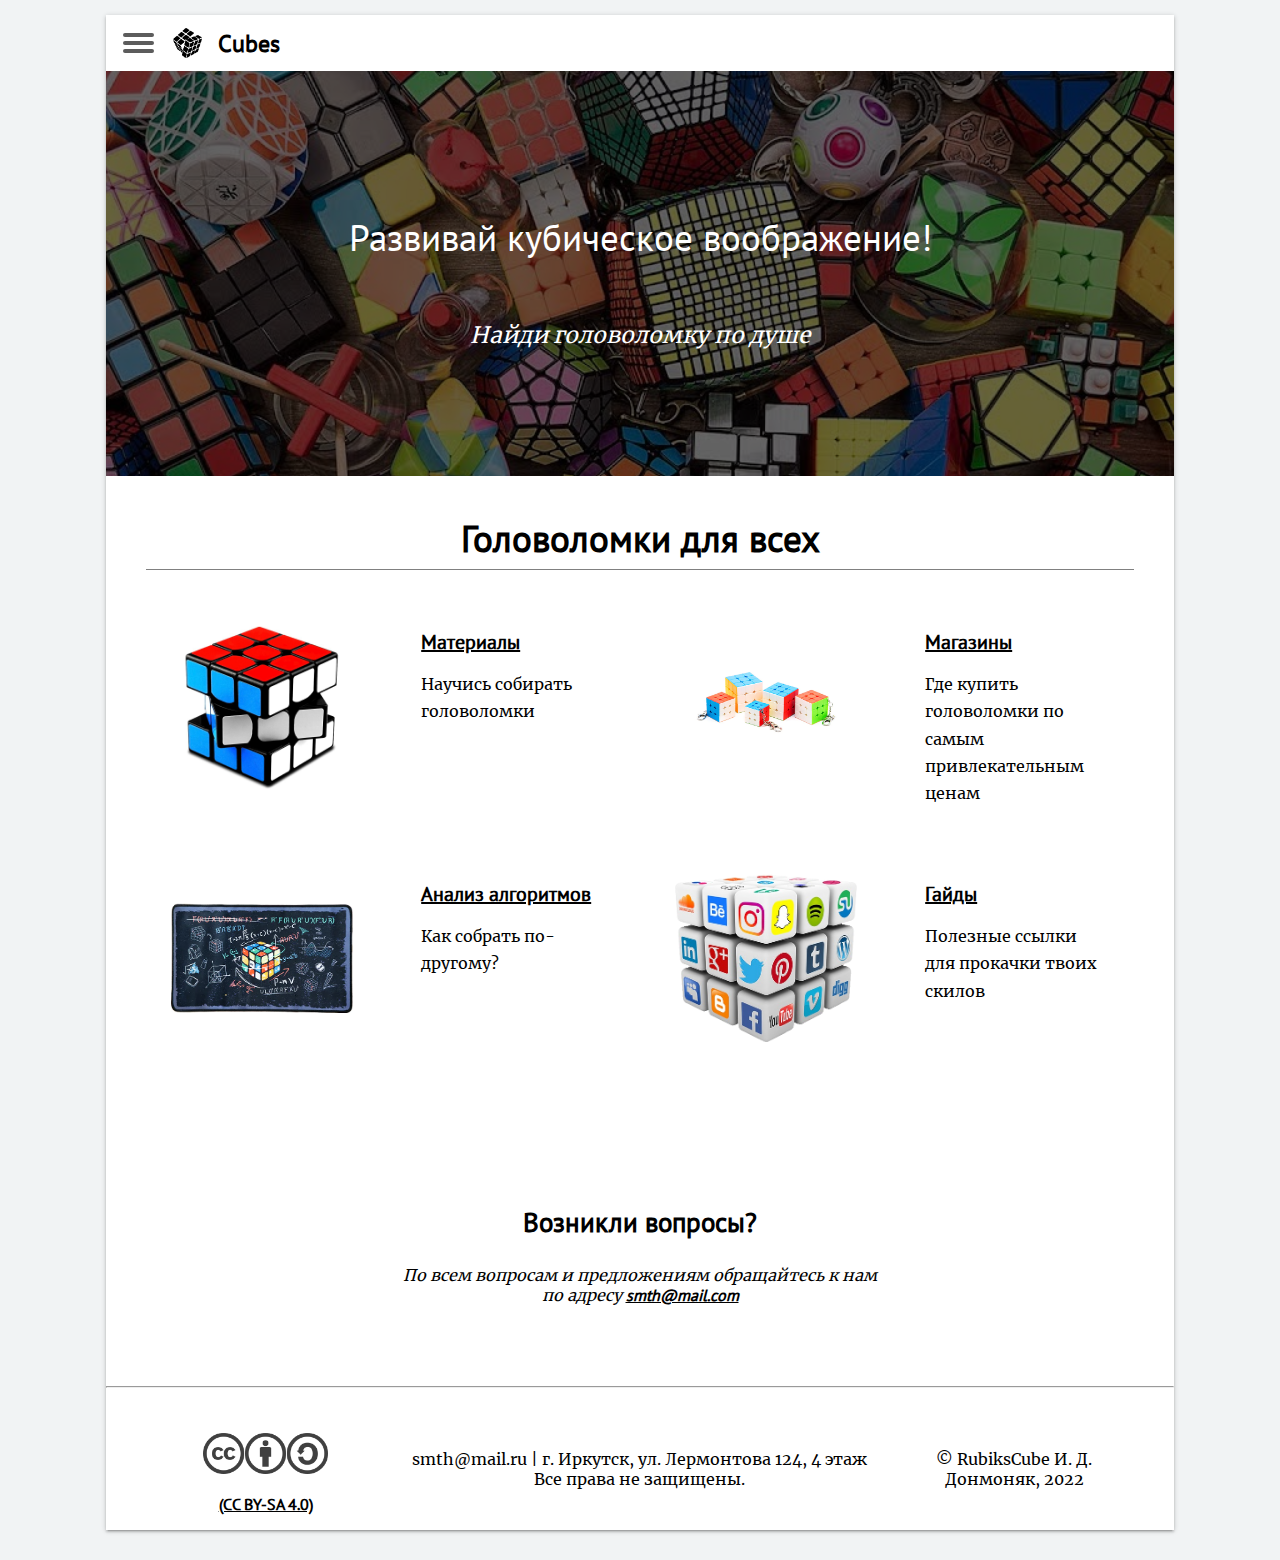
<file: html/index.html>
<!DOCTYPE html>
<html lang="en">
<head>
    <meta charset="UTF-8">
    <meta content="width=device-width, initial-scale=1" name="viewport" />
    <link rel="stylesheet" href="../styles/main-grid.css" type="text/css">
    <link rel="stylesheet" href="../styles/main-page.css" type="text/css">
    <link rel="stylesheet" href="../styles/hamburger-menu.css" type="text/css">
    <link rel="shortcut icon" href="../assets/img/icon.png">

    <title>Solve Rubik</title>
</head>
<body>

    <div class="main-div">
        <header>
            <div id="fog"></div>
            <div class="container">
                <input type="checkbox" id="toggle">
                <ul class="menu">
                    <!--From menu.html file-->
                </ul>
                <div class="rotator">
                    <div id="hamburger">
                        <div></div>
                        <div></div>
                        <div></div>
                    </div>
                </div>
            </div>
            <img src="../assets/img/icon.png" alt="">
            <div>Cubes</div>

        </header>
        <div class="title-img">
            <div></div>
            <div class="title">
                <p>Развивай кубическое воображение!</p>
                <p>Найди головоломку по душе</p>
            </div>
        </div>
        <div class="grid-container">

            <div class="text">Головоломки для всех</div>

            <a href="beginner-page.html">
                <img src="../assets/img/main_1.jfif" alt="">
            </a>
            <div class="description">
                <p><a href="beginner-page.html">Материалы</a></p>
                <p>Научись собирать головоломки</p>
            </div>

            <a href="shops.html">
                <img src="../assets/img/main_2.png" alt="">
            </a>
            <div class="description">
                <p><a href="shops.html">Магазины</a></p>
                <p>Где купить головоломки по самым привлекательным ценам</p>
            </div>

            <a href="analysis.html">
                <img src="../assets/img/main_3.png" alt="">
            </a>
            <div class="description">
                <p><a href="analysis.html">Анализ алгоритмов</a></p>
                <p>Как собрать по-другому?</p>
            </div>

            <a href="guides.html">
                <img src="../assets/img/main_4.png" alt="">
            </a>
            <div class="description">
                <p><a href="guides.html">Гайды</a></p>
                <p>Полезные ссылки для прокачки твоих скилов</p>
            </div>

            <div class="hidden" style="grid-column: 1/-1; grid-row: 1 span"></div>

            <div class="questions">
                <p>Возникли вопросы?</p>
                <p>По всем вопросам и предложениям обращайтесь к нам по адресу <a href="mailto:smth@mail.com">smth@mail.com</a></p>
            </div>

        </div>
        <hr>
        <footer>
            <a href="https://creativecommons.org/licenses/by-sa/4.0/">
                <img src="../assets/img/licence.png" alt="">
                <p>(CC BY-SA 4.0)</p>
            </a>
            <p>
                smth@mail.ru   |   г. Иркутск, ул. Лермонтова 124, 4 этаж<br>
                Все права не защищены.
            </p>
            <p>© RubiksCube И. Д. Донмоняк, 2022</p>
        </footer>

    </div>

    <!--  scripts  -->
    <script src="../js/script.js"></script>
</body>
</html>
</file>
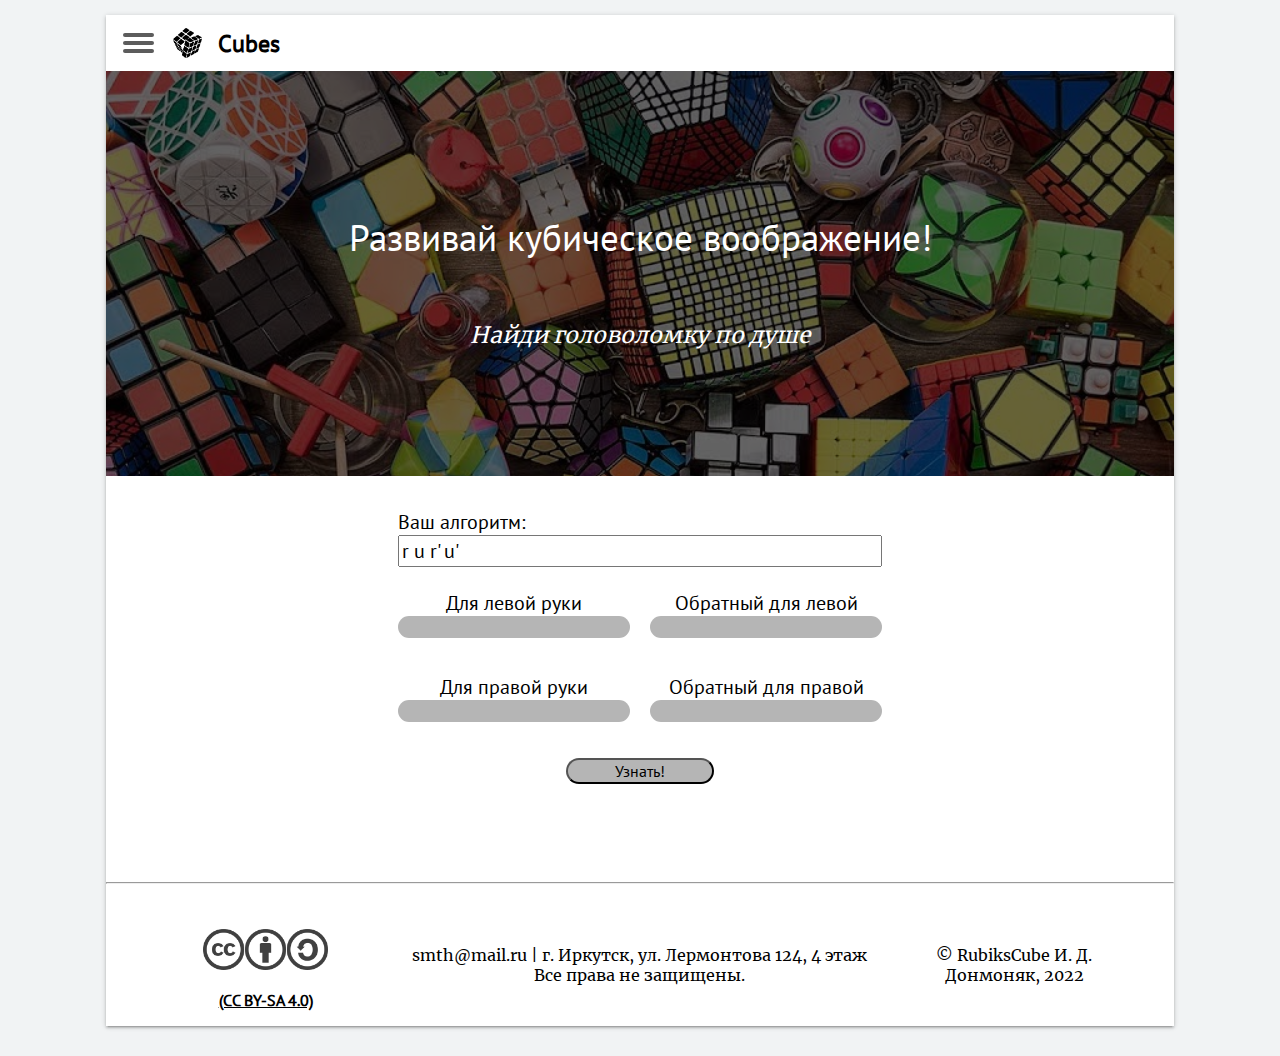
<file: html/analysis.html>
<!DOCTYPE html>
<html lang="en">
<head>
    <meta charset="UTF-8">
    <meta content="width=device-width, initial-scale=1" name="viewport"/>
    <link rel="stylesheet" href="../styles/main-grid.css" type="text/css">
    <link rel="stylesheet" href="../styles/main-page.css" type="text/css">
    <link rel="stylesheet" href="../styles/hamburger-menu.css" type="text/css">
    <link rel="stylesheet" href="../styles/analysis.css" type="text/css">
    <link rel="shortcut icon" href="../assets/img/icon.png">

    <title>Solve Rubik</title>
</head>
<body>
    <div class="main-div">

        <header>
            <div id="fog"></div>
            <div class="container">
                <input type="checkbox" id="toggle">
                <ul class="menu">
                    <!--From menu.html file-->
                </ul>
                <div class="rotator">
                    <div id="hamburger">
                        <div></div>
                        <div></div>
                        <div></div>
                    </div>
                </div>
            </div>
            <img src="../assets/img/icon.png" alt="">
            <div>Cubes</div>

        </header>
        <div class="title-img">
            <div></div>
            <div class="title">
                <p>Развивай кубическое воображение!</p>
                <p>Найди головоломку по душе</p>
            </div>
        </div>

        <div class="grid-container">
            <div class="in">
                <label for="algorithm">Ваш алгоритм:</label>
                <input type="text" id="algorithm" value="r u r' u'">
            </div>

            <div class="hidden"></div>

            <div class=" out">
                <div>Для левой руки</div>
                <div class="result"></div>
            </div>

            <div class="out">
                <div>Обратный для левой</div>
                <div class="result"></div>
            </div>

            <div class=" out">
                <div>Для правой руки</div>
                <div class="result"></div>
            </div>

            <div class=" out">
                <div>Обратный для правой</div>
                <div class="result"></div>
            </div>


            <input type="button" value="Узнать!">

        </div>

        <hr>
        <footer>
            <a href="https://creativecommons.org/licenses/by-sa/4.0/">
                <img src="../assets/img/licence.png" alt="">
                <p>(CC BY-SA 4.0)</p>
            </a>
            <p>
                smth@mail.ru | г. Иркутск, ул. Лермонтова 124, 4 этаж<br>
                Все права не защищены.
            </p>
            <p>© RubiksCube И. Д. Донмоняк, 2022</p>
        </footer>

    </div>

    <!--  scripts  -->
    <script src="../js/script.js"></script>
    <script src="../js/analysis.js"></script>
</body>
</html>
</file>
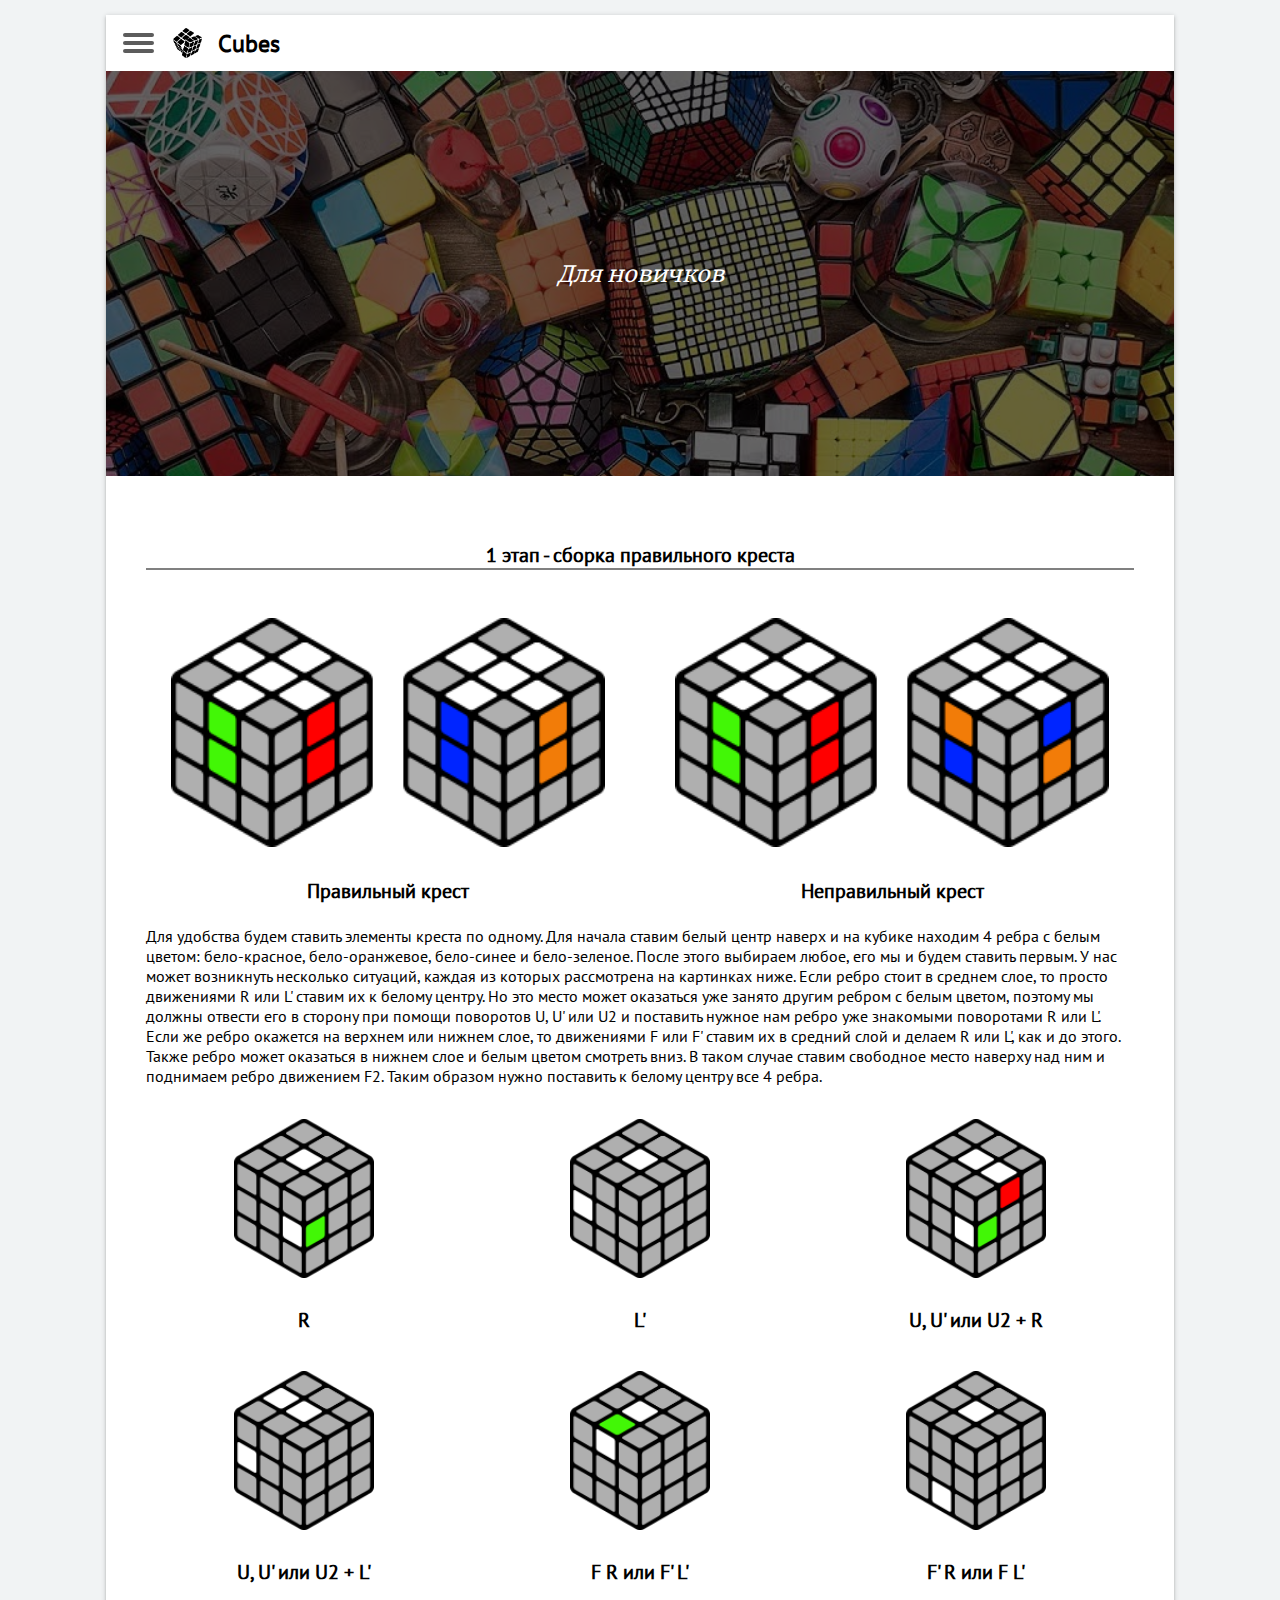
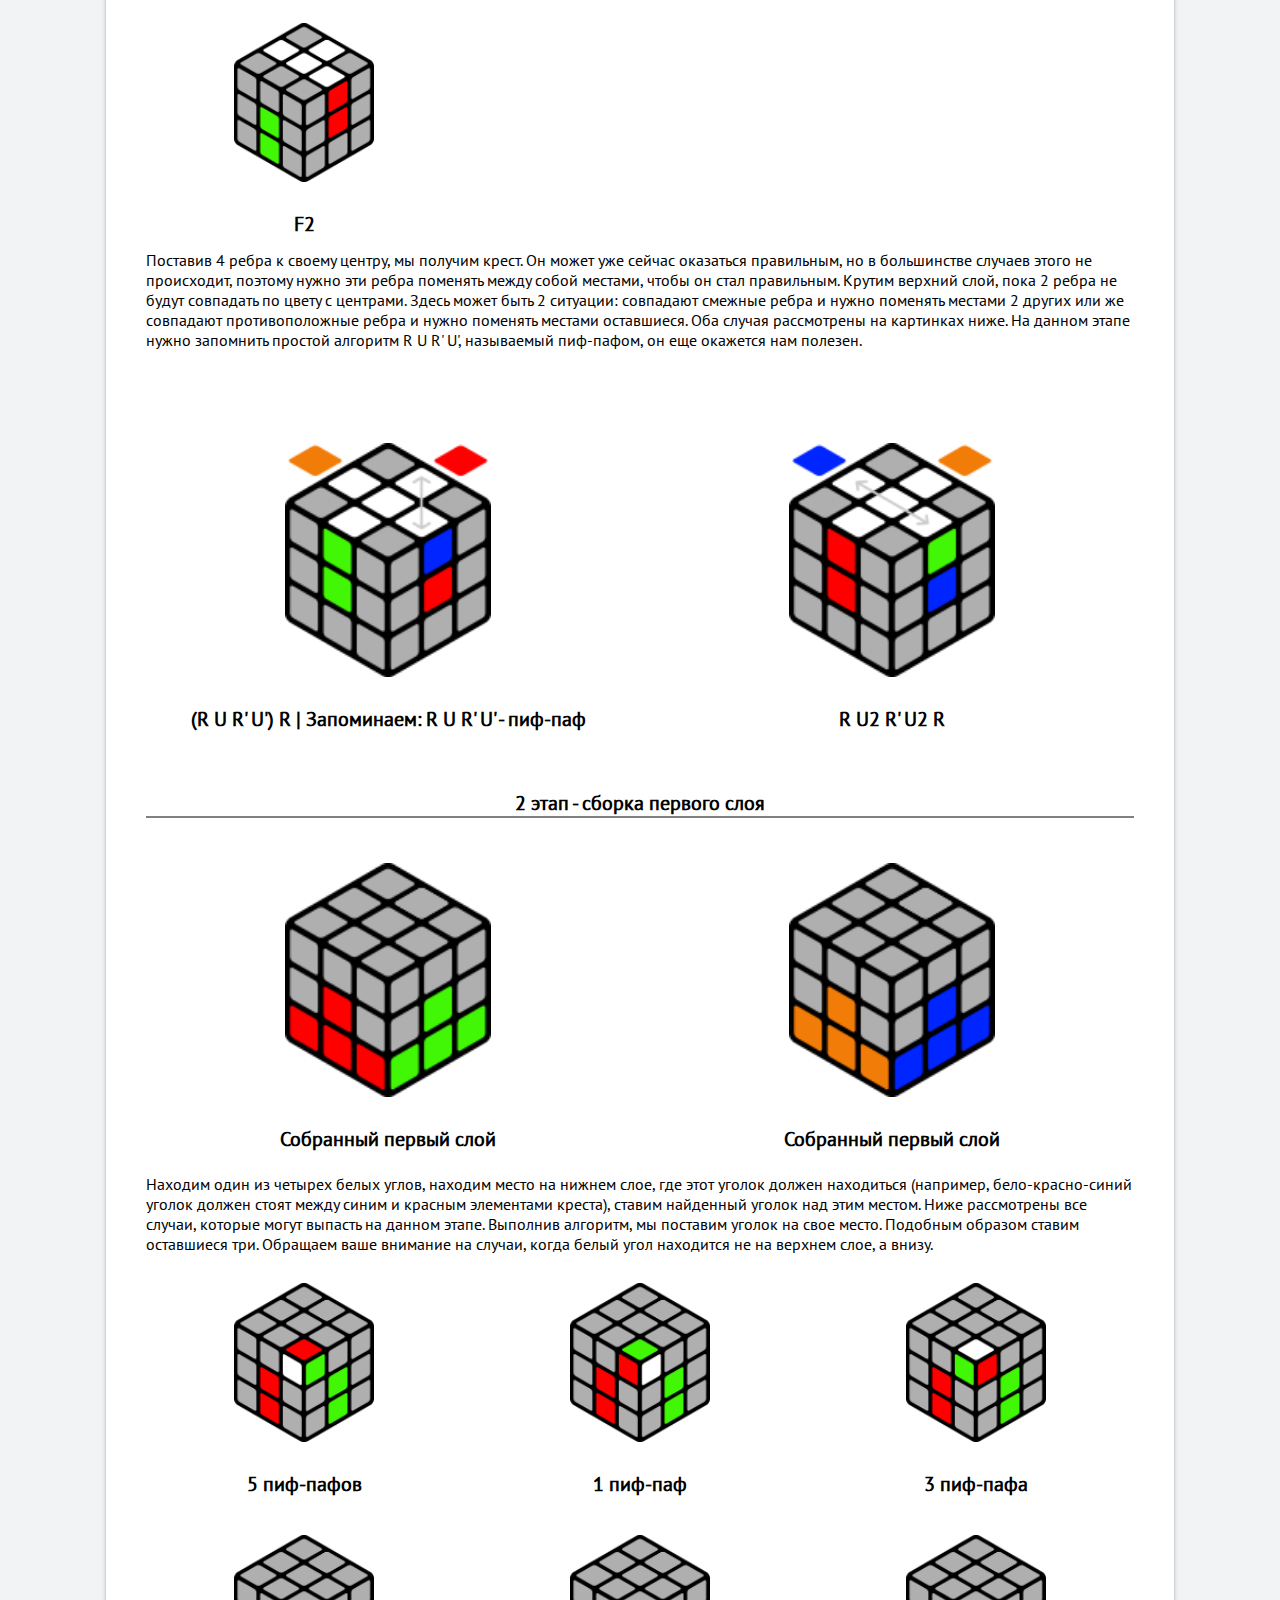
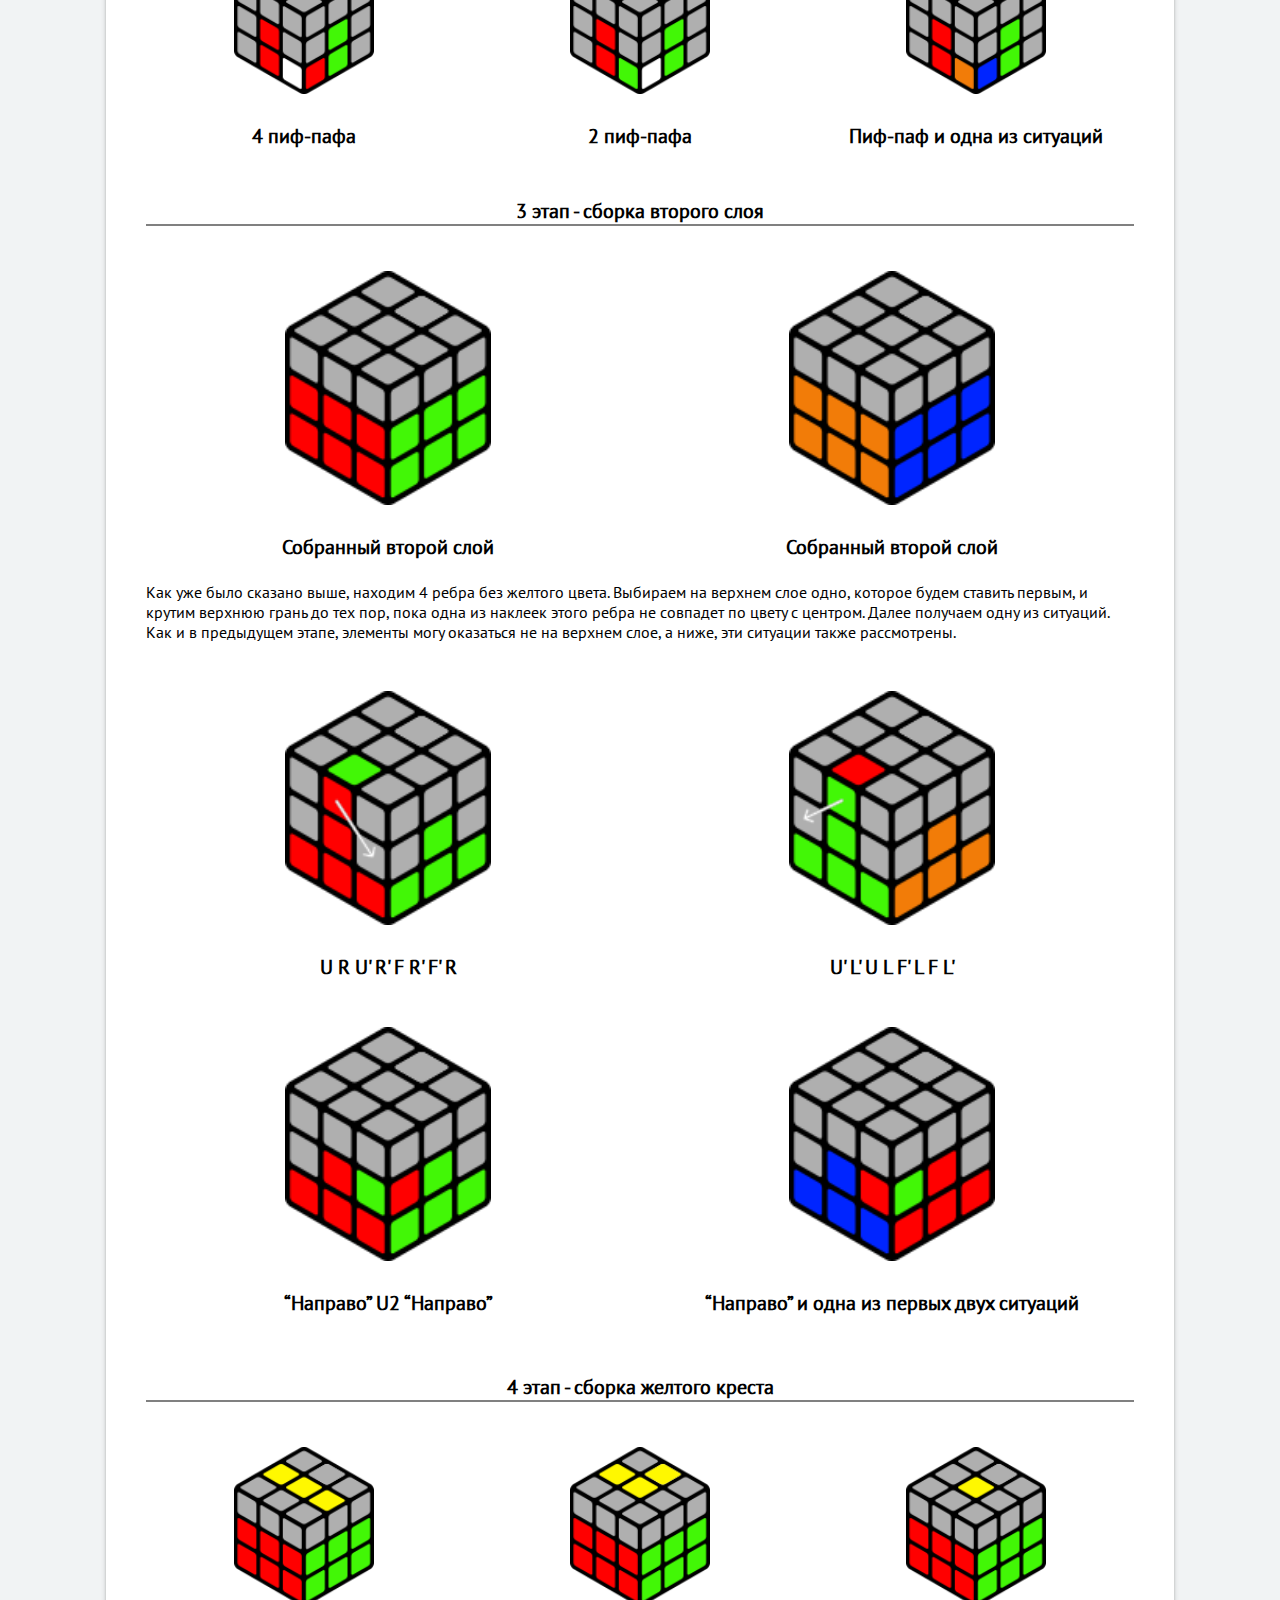
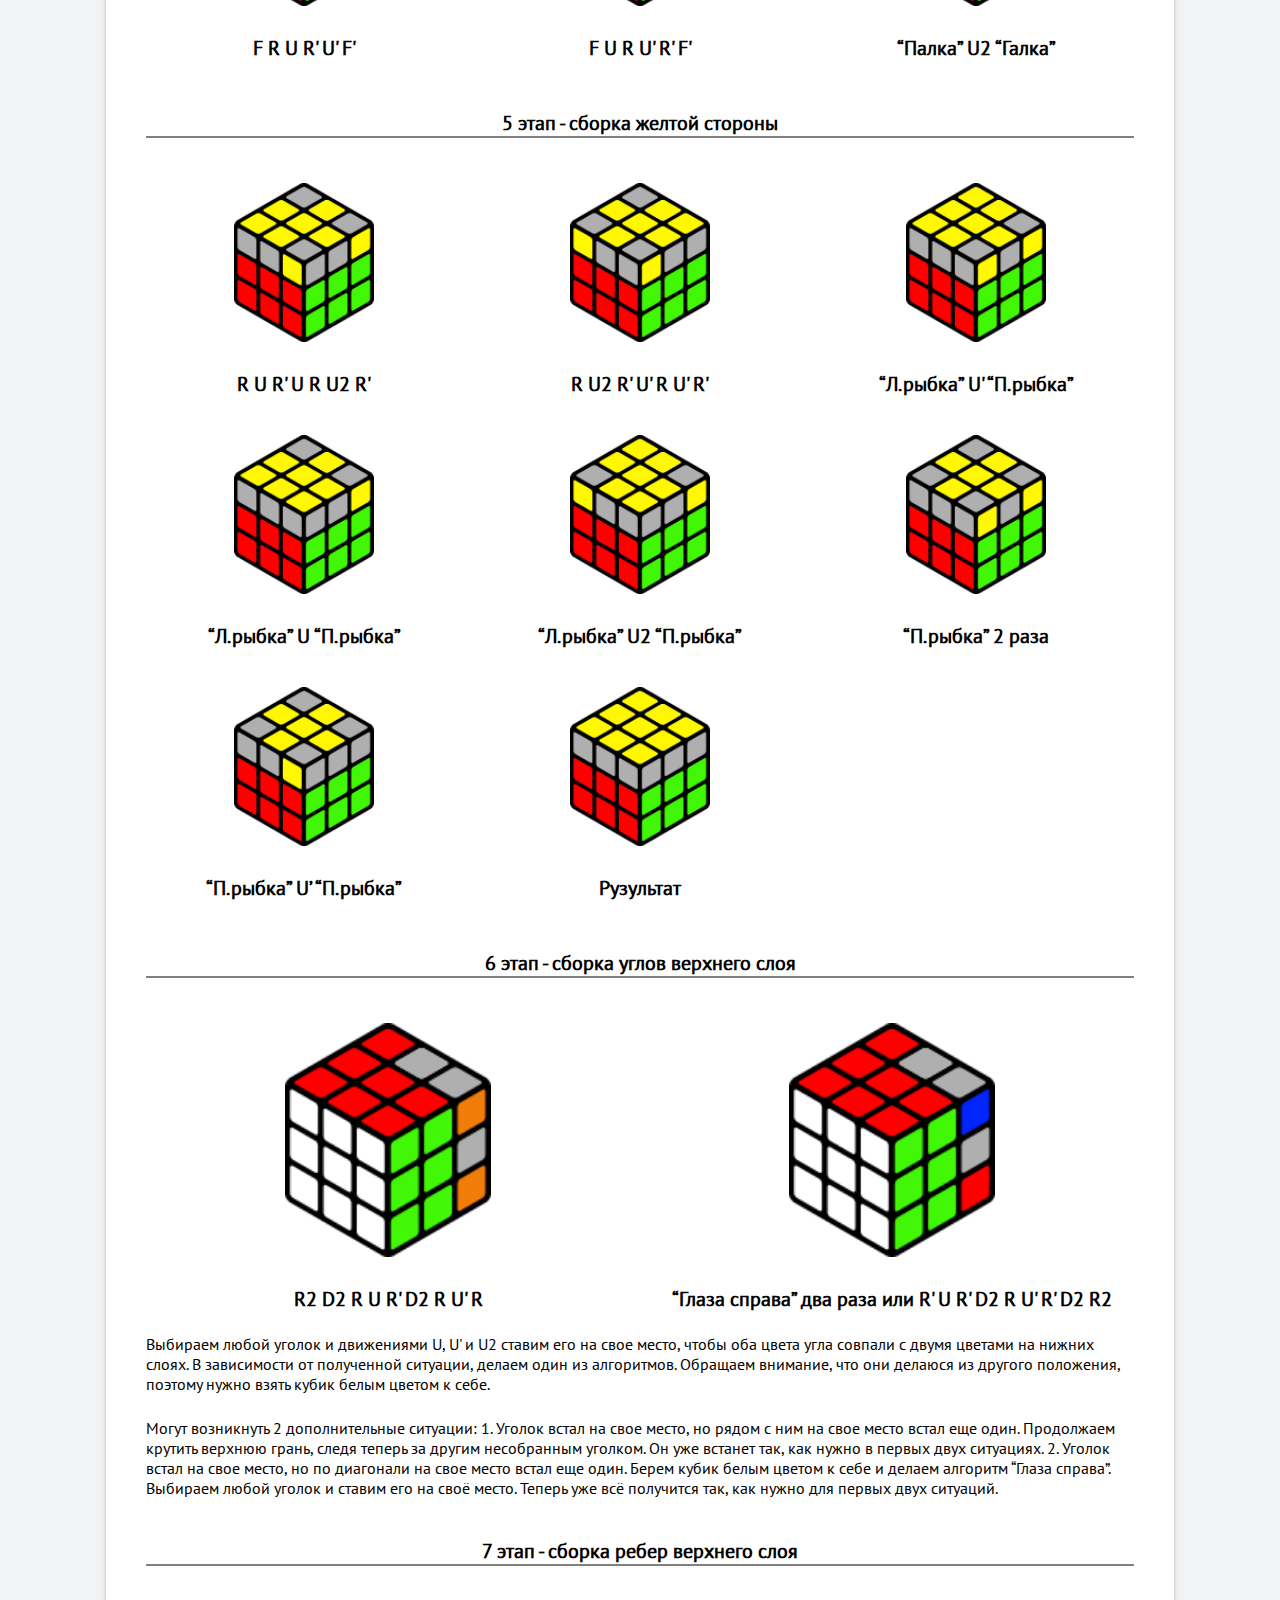
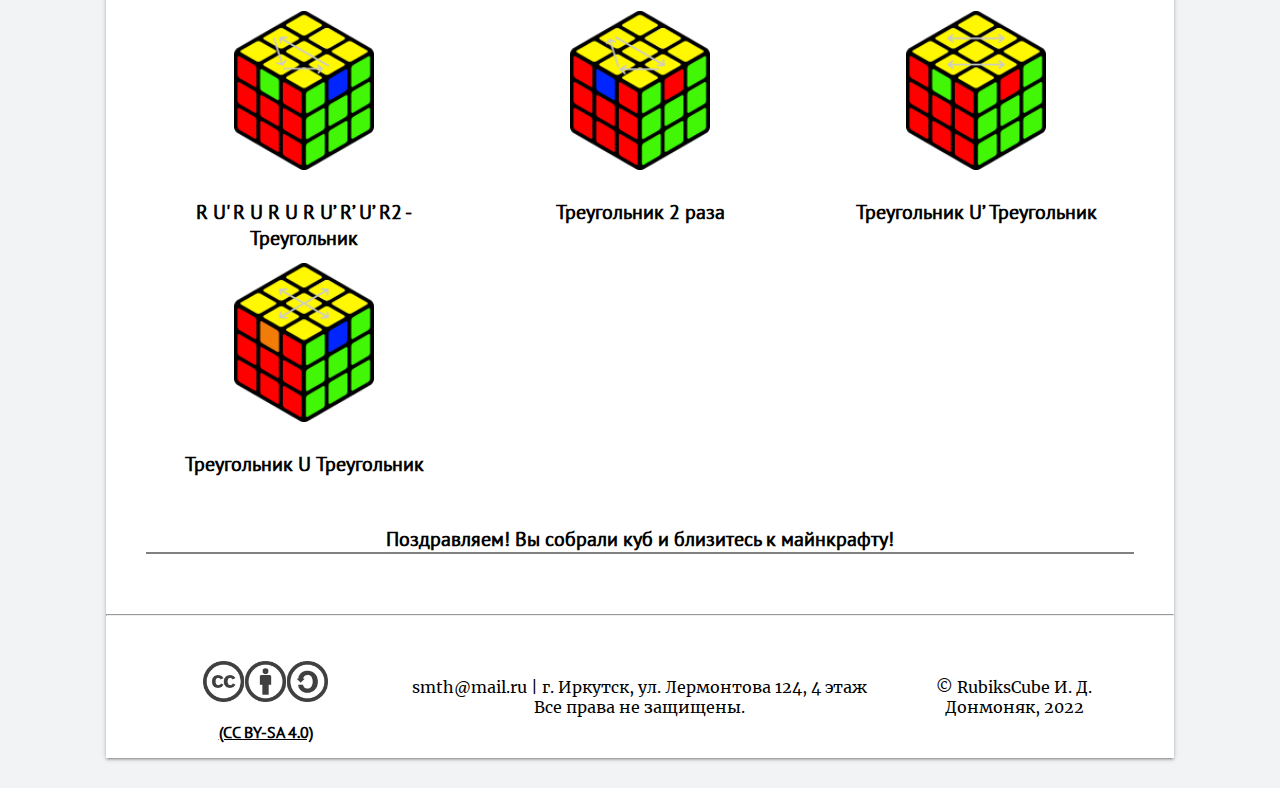
<file: html/beginner-page.html>
<!DOCTYPE html>
<html lang="en">
    <head>
        <meta charset="UTF-8">
        <meta content="width=device-width, initial-scale=1" name="viewport" />
        <link rel="stylesheet" href="../styles/main-grid.css" type="text/css">
        <link rel="stylesheet" href="../styles/main-page.css" type="text/css">
        <link rel="stylesheet" href="../styles/hamburger-menu.css" type="text/css">
        <link rel="stylesheet" href="../styles/beginner-page.css" type="text/css">
        <link rel="shortcut icon" href="../assets/img/icon.png">

        <title>Solve Rubik</title>
    </head>
    <body>

        <div class="main-div">

            <header>
                <div id="fog"></div>
                <div class="container">
                    <input type="checkbox" id="toggle">
                    <ul class="menu">
                        <!--From menu.html file-->
                    </ul>
                    <div class="rotator">
                        <div id="hamburger">
                            <div></div>
                            <div></div>
                            <div></div>
                        </div>
                    </div>
                </div>
                <img src="../assets/img/icon.png" alt="">
                <div>Cubes</div>

            </header>
            <div class="title-img">
                <div></div>
                <div class="title">
                    <p>Для новичков</p>
                </div>
            </div>


            <div class="grid-container">

                <div class="step">
                    1 этап - сборка правильного креста
                </div>

                <div class="solution half">
                    <img src="../assets/img/beginner/1.png" alt="">
                    <div>Правильный крест</div>
                </div>

                <div class="solution half">
                    <img src="../assets/img/beginner/2.png" alt="">
                    <div>Неправильный крест</div>
                </div>

                <div class="explanation">
                    Для удобства будем ставить элементы креста по одному. Для начала ставим белый центр наверх
                    и на кубике находим 4 ребра с белым цветом: бело-красное, бело-оранжевое, бело-синее и бело-зеленое.
                    После этого выбираем любое, его мы и будем ставить первым. У нас может возникнуть несколько
                    ситуаций, каждая из которых рассмотрена на картинках ниже.
                    Если ребро стоит в среднем слое, то просто движениями R или L' ставим их к белому центру.
                    Но это место может оказаться уже занято другим ребром с белым цветом, поэтому мы должны
                    отвести его в сторону при помощи поворотов U, U' или U2 и поставить нужное нам ребро
                    уже знакомыми поворотами R или L'.
                    Если же ребро окажется на верхнем или нижнем слое, то движениями F или F' ставим их
                    в средний слой и делаем R или L', как и до этого.
                    Также ребро может оказаться в нижнем слое и белым цветом смотреть вниз. В таком случае
                    ставим свободное место наверху над ним и поднимаем ребро движением F2.
                    Таким образом нужно поставить к белому центру все 4 ребра.
                </div>

                <div class="solution">
                    <img src="../assets/img/beginner/3.png" alt="">
                    <div>R</div>
                </div>

                <div class="solution">
                    <img src="../assets/img/beginner/4.png" alt="">
                    <div>L'</div>
                </div>

                <div class="solution">
                    <img src="../assets/img/beginner/5.png" alt="">
                    <div>U, U' или U2 + R</div>
                </div>

                <div class="solution">
                    <img src="../assets/img/beginner/6.png" alt="">
                    <div>U, U' или U2 + L'</div>
                </div>

                <div class="solution">
                    <img src="../assets/img/beginner/7.png" alt="">
                    <div>F R или F' L'</div>
                </div>

                <div class="solution">
                    <img src="../assets/img/beginner/8.png" alt="">
                    <div>F' R или F L'</div>
                </div>

                <div class="solution">
                    <img src="../assets/img/beginner/9.png" alt="">
                    <div>F2</div>
                </div>

                <div class="explanation">
                    Поставив 4 ребра к своему центру, мы получим крест. Он может уже сейчас оказаться правильным,
                    но в большинстве случаев этого не происходит, поэтому нужно эти ребра поменять между собой местами,
                    чтобы он стал правильным.
                    Крутим верхний слой, пока 2 ребра не будут совпадать по цвету с центрами. Здесь может быть
                    2 ситуации: совпадают смежные ребра и нужно поменять местами 2 других или же совпадают
                    противоположные ребра и нужно поменять местами оставшиеся. Оба случая рассмотрены на картинках ниже.
                    На данном этапе нужно запомнить простой алгоритм R U R' U', называемый пиф-пафом, он еще окажется
                    нам полезен.
                </div>

                <div class="solution half">
                    <img src="../assets/img/beginner/10.png" alt="">
                    <div>(R U R' U') R | Запоминаем: R U R' U' - пиф-паф</div>
                </div>

                <div class="solution half">
                    <img src="../assets/img/beginner/11.png" alt="">
                    <div>R U2 R' U2 R</div>
                </div>

                <div class="step">
                    2 этап - сборка первого слоя
                </div>

                <div class="solution half">
                    <img src="../assets/img/beginner/12.png" alt="">
                    <div>Собранный первый слой</div>
                </div>

                <div class="solution half">
                    <img src="../assets/img/beginner/13.png" alt="">
                    <div>Собранный первый слой</div>
                </div>

                <div class="explanation">
                    Находим один из четырех белых углов, находим место на нижнем слое, где этот уголок должен
                    находиться (например, бело-красно-синий уголок должен стоят между синим и красным элементами креста),
                    ставим найденный уголок над этим местом. Ниже рассмотрены все случаи, которые могут выпасть на
                    данном этапе. Выполнив алгоритм, мы поставим уголок на свое место. Подобным образом ставим оставшиеся
                    три. Обращаем ваше внимание на случаи, когда белый угол находится не на верхнем слое, а внизу.
                </div>

                <div class="solution">
                    <img src="../assets/img/beginner/14.png" alt="">
                    <div>5 пиф-пафов</div>
                </div>

                <div class="solution">
                    <img src="../assets/img/beginner/15.png" alt="">
                    <div>1 пиф-паф</div>
                </div>

                <div class="solution">
                    <img src="../assets/img/beginner/16.png" alt="">
                    <div>3 пиф-пафа</div>
                </div>

                <div class="solution">
                    <img src="../assets/img/beginner/17.png" alt="">
                    <div>4 пиф-пафа</div>
                </div>

                <div class="solution">
                    <img src="../assets/img/beginner/18.png" alt="">
                    <div>2 пиф-пафа</div>
                </div>

                <div class="solution">
                    <img src="../assets/img/beginner/19.png" alt="">
                    <div>Пиф-паф и одна из ситуаций</div>
                </div>


                <div class="step">
                    3 этап - сборка второго слоя
                </div>
                <div class="solution half">
                    <img src="../assets/img/beginner/20.png" alt="">
                    <div>Собранный второй слой</div>
                </div>
                <div class="solution half">
                    <img src="../assets/img/beginner/21.png" alt="">
                    <div>Собранный второй слой</div>
                </div>
                <div class="explanation">
                    Как уже было сказано выше, находим 4 ребра без желтого цвета. Выбираем на верхнем
                    слое одно, которое будем ставить первым, и крутим верхнюю грань до тех пор, пока
                    одна из наклеек этого ребра не совпадет по цвету с центром. Далее получаем одну из
                    ситуаций. Как и в предыдущем этапе, элементы могу оказаться не на верхнем слое, а
                    ниже, эти ситуации также рассмотрены.
                </div>


                <div class="solution half">
                    <img src="../assets/img/beginner/22.png" alt="">
                    <div>U R U' R' F R' F' R</div>
                </div>
                <div class="solution half">
                    <img src="../assets/img/beginner/23.png" alt="">
                    <div>U' L' U L F' L F L'</div>
                </div>
                <div class="solution half">
                    <img src="../assets/img/beginner/24.png" alt="">
                    <div>“Направо” U2 “Направо”</div>
                </div>
                <div class="solution half">
                    <img src="../assets/img/beginner/25.png" alt="">
                    <div>“Направо” и одна из первых двух ситуаций</div>
                </div>

                <div class="step">
                    4 этап - сборка желтого креста
                </div>

                <div class="solution">
                    <img src="../assets/img/beginner/26.png" alt="">
                    <div>F R U R' U' F'</div>
                </div>
                <div class="solution">
                    <img src="../assets/img/beginner/27.png" alt="">
                    <div>F U R U' R' F'</div>
                </div>
                <div class="solution">
                    <img src="../assets/img/beginner/28.png" alt="">
                    <div>“Палка” U2 “Галка”</div>
                </div>

                <div class="step">
                    5 этап - сборка желтой стороны
                </div>
                <div class="solution">
                    <img src="../assets/img/beginner/30.png" alt="">
                    <div>R U R' U R U2 R'</div>
                </div>
                <div class="solution">
                    <img src="../assets/img/beginner/31.png" alt="">
                    <div>R U2 R' U' R U' R'</div>
                </div>
                <div class="solution">
                    <img src="../assets/img/beginner/32.png" alt="">
                    <div>“Л.рыбка” U' “П.рыбка”</div>
                </div>
                <div class="solution">
                    <img src="../assets/img/beginner/33.png" alt="">
                    <div>“Л.рыбка” U “П.рыбка”</div>
                </div>
                <div class="solution">
                    <img src="../assets/img/beginner/34.png" alt="">
                    <div>“Л.рыбка” U2 “П.рыбка”</div>
                </div>
                <div class="solution">
                    <img src="../assets/img/beginner/35.png" alt="">
                    <div>“П.рыбка” 2 раза</div>
                </div>
                <div class="solution">
                    <img src="../assets/img/beginner/36.png" alt="">
                    <div>“П.рыбка” U’ “П.рыбка”</div>
                </div>
                <div class="solution">
                    <img src="../assets/img/beginner/37.png" alt="">
                    <div>Рузультат</div>
                </div>

                <div class="step">
                    6 этап - сборка углов верхнего слоя
                </div>

                <div class="solution half">
                    <img src="../assets/img/beginner/38.png" alt="">
                    <div>R2 D2 R U R' D2 R U' R</div>
                </div>
                <div class="solution half">
                    <img src="../assets/img/beginner/39.png" alt="">
                    <div>“Глаза справа” два раза или R' U R' D2 R U' R' D2 R2</div>
                </div>

                <div class="explanation">
                    Выбираем любой уголок и движениями U, U' и U2 ставим его на свое место, чтобы оба цвета
                    угла совпали с двумя цветами на нижних слоях. В зависимости от полученной ситуации, делаем
                    один из алгоритмов. Обращаем внимание, что они делаюся из другого положения, поэтому нужно
                    взять кубик белым цветом к себе.
                </div>

                <div class="explanation">
                    Могут возникнуть 2 дополнительные ситуации:
                    1. Уголок встал на свое место, но рядом с ним на свое место встал еще один. Продолжаем
                    крутить верхнюю грань, следя теперь за другим несобранным уголком. Он уже встанет так,
                    как нужно в первых двух ситуациях.
                    2. Уголок встал на свое место, но по диагонали на свое место встал еще один.
                    Берем кубик белым цветом к себе и делаем алгоритм “Глаза справа”. Выбираем любой
                    уголок и ставим его на своё место. Теперь уже всё получится так, как нужно для первых
                    двух ситуаций.
                </div>

                <div class="step">
                    7 этап - сборка ребер верхнего слоя
                </div>

                <div class="solution">
                    <img src="../assets/img/beginner/40.png" alt="">
                    <div>R U' R U R U R U’ R’ U’ R2 - Треугольник</div>
                </div>
                <div class="solution">
                    <img src="../assets/img/beginner/41.png" alt="">
                    <div>Треугольник 2 раза</div>
                </div>
                <div class="solution">
                    <img src="../assets/img/beginner/42.png" alt="">
                    <div>Треугольник U’ Треугольник</div>
                </div>
                <div class="solution">
                    <img src="../assets/img/beginner/43.png" alt="">
                    <div>Треугольник U Треугольник</div>
                </div>

                <div class="step">
                    Поздравляем! Вы собрали куб и близитесь к майнкрафту!
                </div>
            </div>
            <hr>
            <footer>
                <a href="https://creativecommons.org/licenses/by-sa/4.0/">
                    <img src="../assets/img/licence.png" alt="">
                    <p>(CC BY-SA 4.0)</p>
                </a>
                <p>
                    smth@mail.ru   |   г. Иркутск, ул. Лермонтова 124, 4 этаж<br>
                    Все права не защищены.
                </p>
                <p>© RubiksCube И. Д. Донмоняк, 2022</p>
            </footer>

        </div>

        <!--  scripts  -->
        <script src="../js/script.js"></script>
    </body>
</html>
</file>
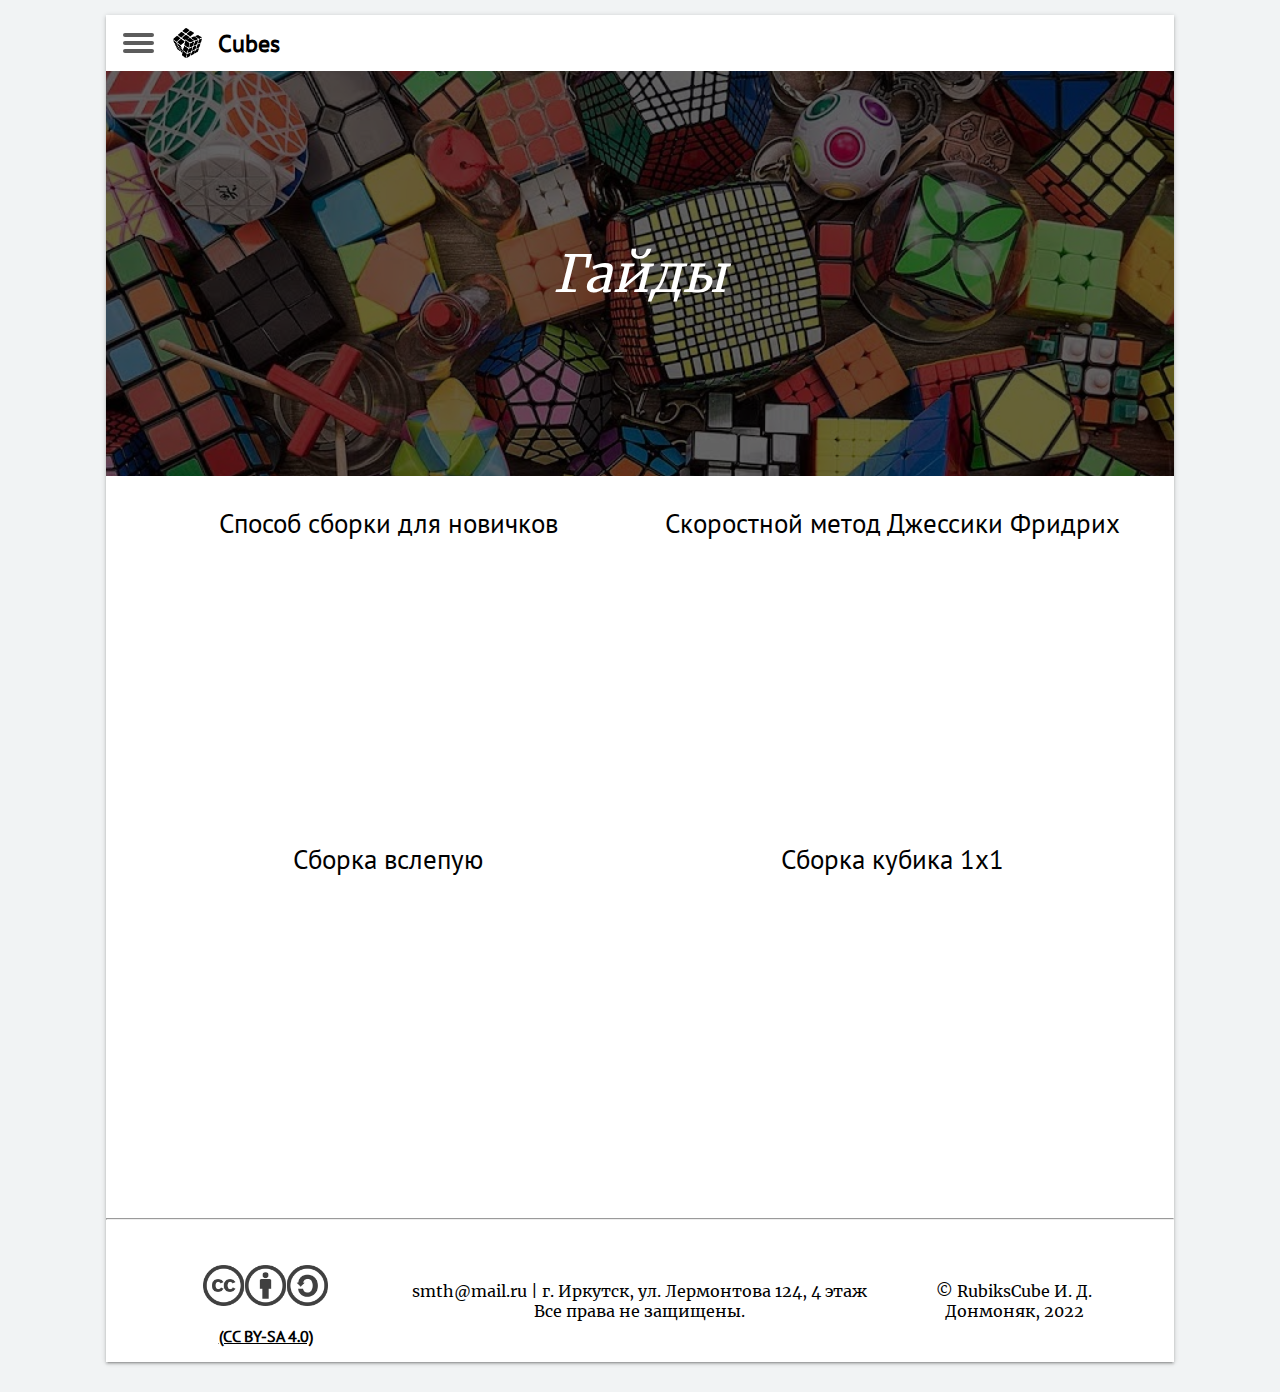
<file: html/guides.html>
<!DOCTYPE html>
<html lang="en">
    <head>
        <meta charset="UTF-8">
        <meta content="width=device-width, initial-scale=1" name="viewport" />
        <link rel="stylesheet" href="../styles/main-grid.css" type="text/css">
        <link rel="stylesheet" href="../styles/main-page.css" type="text/css">
        <link rel="stylesheet" href="../styles/hamburger-menu.css" type="text/css">
        <link rel="stylesheet" href="../styles/guides-page.css" type="text/css">
        <link rel="shortcut icon" href="../assets/img/icon.png">

        <title>Solve Rubik</title>
    </head>
    <body>
        <div class="main-div">

            <header>
                <div id="fog"></div>
                <div class="container">
                    <input type="checkbox" id="toggle">
                    <ul class="menu">
                        <!--From menu.html file-->
                    </ul>
                    <div class="rotator">
                        <div id="hamburger">
                            <div></div>
                            <div></div>
                            <div></div>
                        </div>
                    </div>
                </div>
                <img src="../assets/img/icon.png" alt="">
                <div>Cubes</div>

            </header>
            <div class="title-img">
                <div></div>
                <div class="title">
                    <p>Гайды</p>
                </div>
            </div>
            <div class="grid-container">

                <div class="youtube-video">
                    <div>Способ сборки для новичков</div>
                    <iframe width="914" height="514" src="https://www.youtube.com/embed/IhMfgJog1qU"
                            title="YouTube video player" frameborder="0"
                            allow="accelerometer; autoplay; clipboard-write; encrypted-media; gyroscope;
                            picture-in-picture" allowfullscreen>
                    </iframe>
                </div>
                <div class="youtube-video">
                    <div>Скоростной метод Джессики Фридрих</div>
                    <iframe width="914" height="514" src="https://www.youtube.com/embed/ZcM6syoziW4"
                            title="YouTube video player" frameborder="0"
                            allow="accelerometer; autoplay; clipboard-write; encrypted-media; gyroscope;
                             picture-in-picture" allowfullscreen>
                    </iframe>
                </div>
                <div class="youtube-video">
                    <div>Сборка вслепую</div>
                    <iframe width="914" height="514" src="https://www.youtube.com/embed/kFWL5Cve8nQ?list=PLjdZteJl-PZZKJovJAhQzlhNEaGookeB7"
                            title="YouTube video player" frameborder="0" allow="accelerometer; autoplay; clipboard-write;
                            encrypted-media; gyroscope; picture-in-picture" allowfullscreen>
                    </iframe>
                </div>
                <div class="youtube-video">
                    <div>Сборка кубика 1x1</div>
                    <iframe width="400" height="225" src="https://www.youtube.com/embed/4wBRhGMOh88"
                            title="YouTube video player" frameborder="0" allow="accelerometer; autoplay;
                             clipboard-write; encrypted-media; gyroscope; picture-in-picture" allowfullscreen>
                    </iframe>
                </div>
            </div>
            <hr>
            <footer>
                <a href="https://creativecommons.org/licenses/by-sa/4.0/">
                    <img src="../assets/img/licence.png" alt="">
                    <p>(CC BY-SA 4.0)</p>
                </a>
                <p>
                    smth@mail.ru   |   г. Иркутск, ул. Лермонтова 124, 4 этаж<br>
                    Все права не защищены.
                </p>
                <p>© RubiksCube И. Д. Донмоняк, 2022</p>
            </footer>

        </div>

        <!--  scripts  -->
        <script src="../js/script.js"></script>
    </body>
</html>
</file>
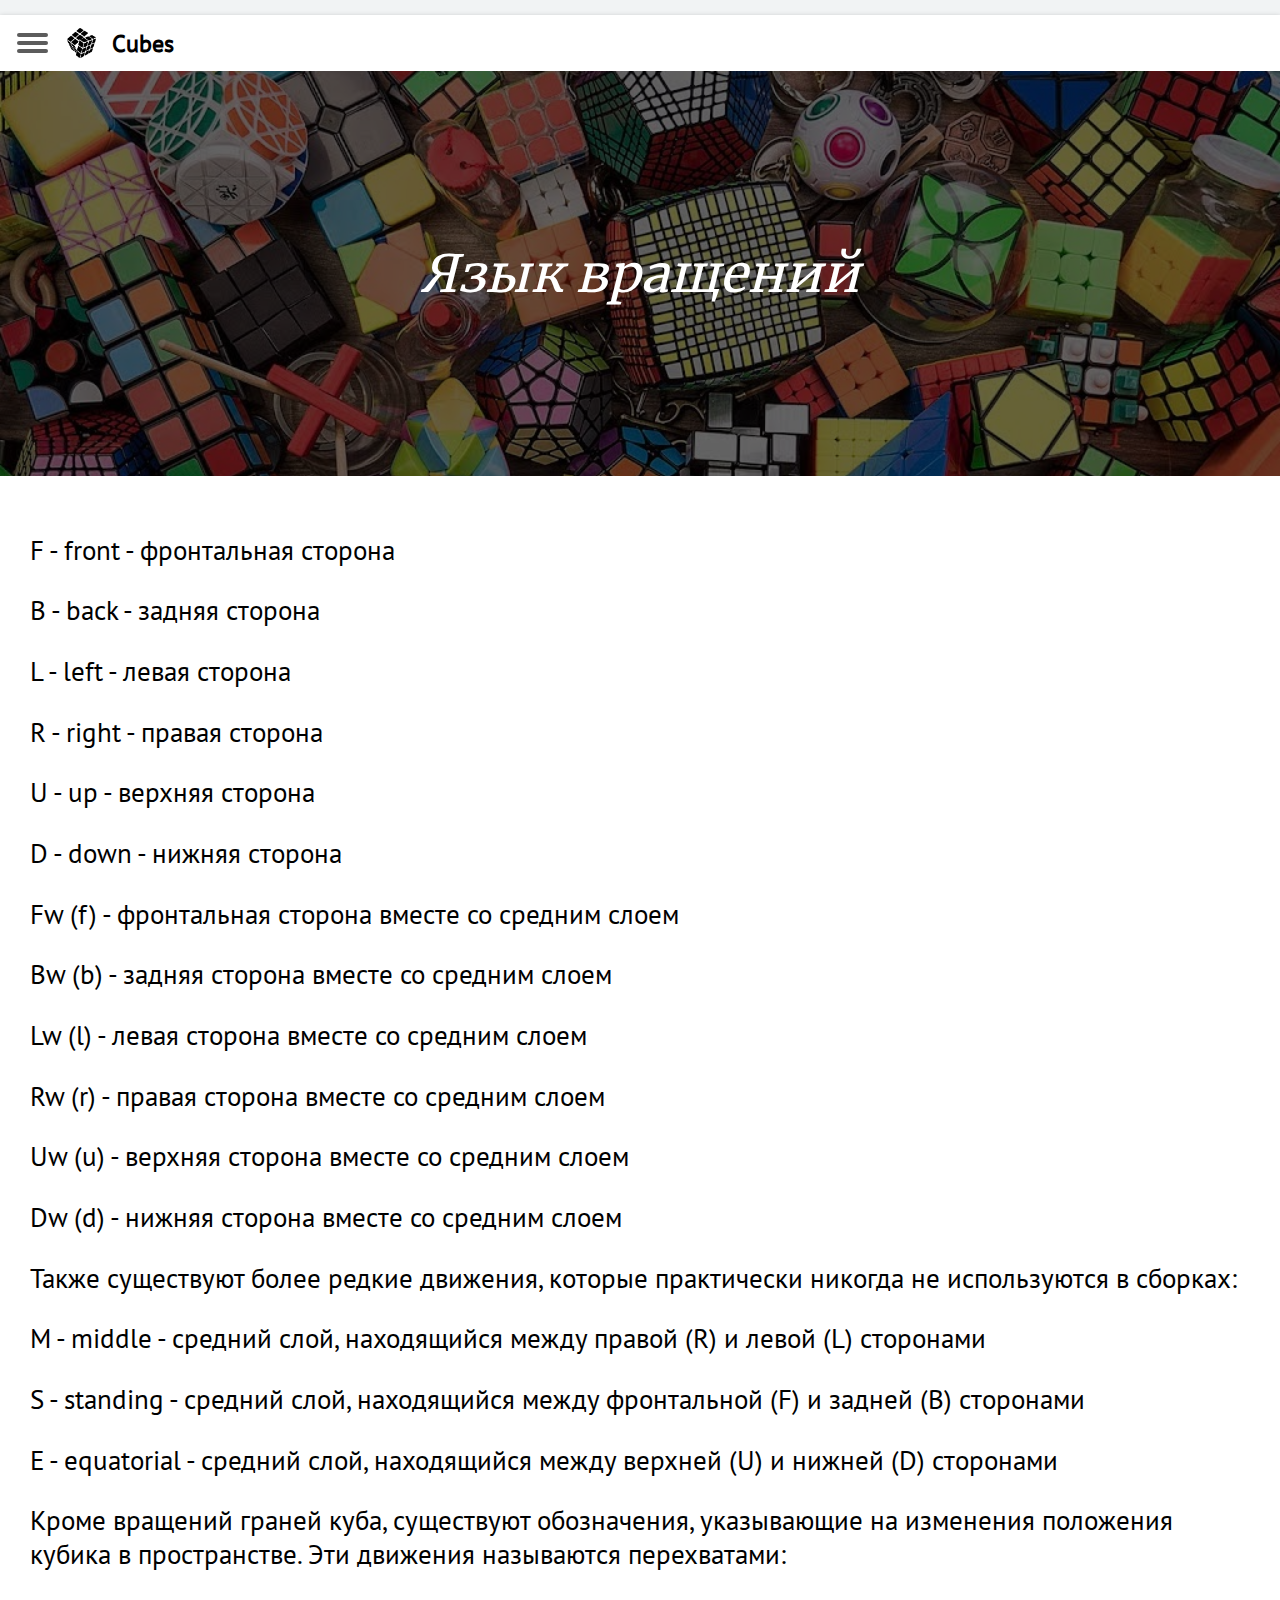
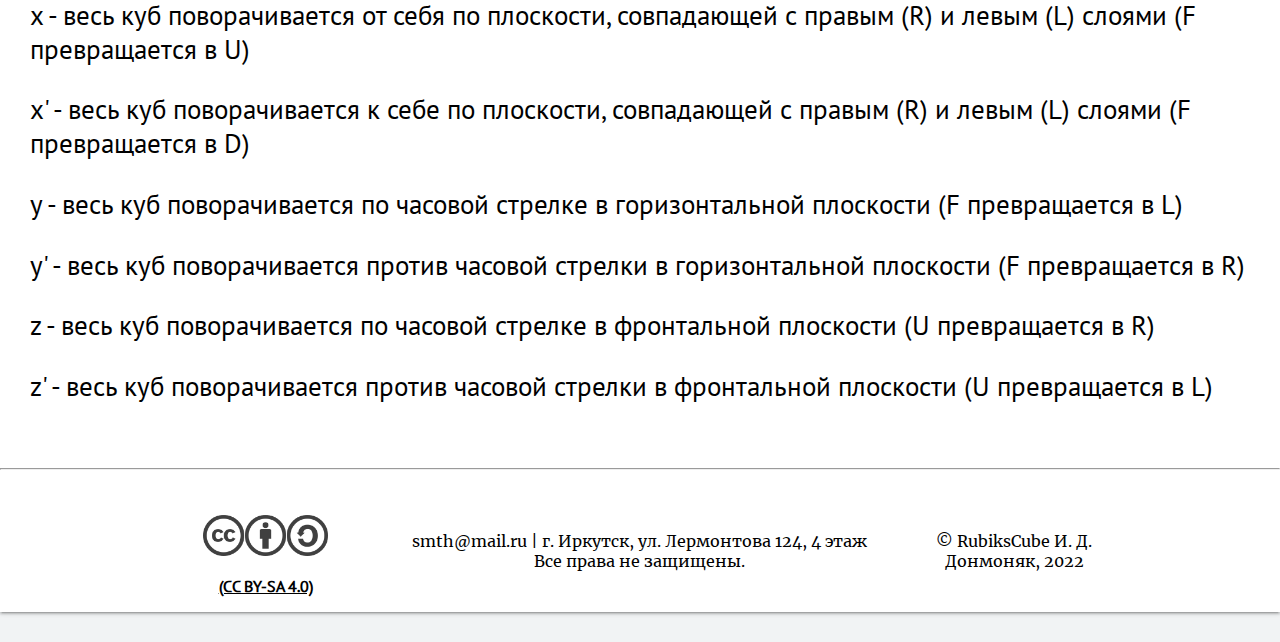
<file: html/lang-page.html>
<!DOCTYPE html>
<html lang="en">
    <head>
        <meta charset="UTF-8">
        <meta content="width=device-width, initial-scale=1" name="viewport" />
        <link rel="stylesheet" href="../styles/main-grid.css" type="text/css">
        <link rel="stylesheet" href="../styles/main-page.css" type="text/css">
        <link rel="stylesheet" href="../styles/hamburger-menu.css" type="text/css">
        <link rel="stylesheet" href="../styles/lang-page.css" type="text/css">
        <link rel="shortcut icon" href="../assets/img/icon.png">

        <title>Solve Rubik</title>
    </head>
    <body>

        <div class="main-div">

            <header>
                <div id="fog"></div>
                <div class="container">
                    <input type="checkbox" id="toggle">
                    <ul class="menu">
                        <!--From menu.html file-->
                    </ul>
                    <div class="rotator">
                        <div id="hamburger">
                            <div></div>
                            <div></div>
                            <div></div>
                        </div>
                    </div>
                </div>
                <img src="../assets/img/icon.png" alt="">
                <div>Cubes</div>

            </header>
            <div class="title-img">
                <div></div>
                <div class="title">
                    <p>Язык вращений</p>
                </div>
            </div>
            <div class="text1">
                <p>F - front - фронтальная сторона</p>
                <p>B - back - задняя сторона	</p>
                <p>L - left - левая сторона</p>
                <p>R - right - правая сторона</p>
                <p>U - up - верхняя сторона</p>
                <p>D - down - нижняя сторона</p>
                <p>Fw (f) - фронтальная сторона вместе со средним слоем</p>
                <p>Bw (b) - задняя сторона вместе со средним слоем</p>
                <p>Lw (l) - левая сторона вместе со средним слоем</p>
                <p>Rw (r) - правая сторона вместе со средним слоем</p>
                <p>Uw (u) - верхняя сторона вместе со средним слоем</p>
                <p>Dw (d) - нижняя сторона вместе со средним слоем</p>
                <p>Также существуют более редкие движения, которые практически никогда не используются в сборках:</p>
                <p>M - middle - средний слой, находящийся между правой (R) и левой (L) сторонами</p>
                <p>S - standing - средний слой, находящийся между фронтальной (F) и задней (B) сторонами</p>
                <p>E - equatorial - средний слой, находящийся между верхней (U) и нижней (D) сторонами</p>
                <p>Кроме вращений граней куба, существуют обозначения, указывающие на изменения положения кубика в пространстве. Эти движения 	называются перехватами:</p>
                <p>x - весь куб поворачивается от себя по плоскости, совпадающей с правым (R) и левым (L) слоями (F превращается в U)</p>
                <p>x' - весь куб поворачивается к себе по плоскости, совпадающей с правым (R) и левым (L) слоями (F превращается в D)</p>
                <p>y - весь куб поворачивается по часовой стрелке в горизонтальной плоскости (F превращается в L)</p>
                <p>y' - весь куб поворачивается против часовой стрелки в горизонтальной плоскости (F превращается в R)</p>
                <p>z - весь куб поворачивается по часовой стрелке в фронтальной плоскости (U превращается в R)</p>
                <p>z' - весь куб поворачивается против часовой стрелки в фронтальной плоскости (U превращается в L)</p>
            </div>
            <hr>
            <footer>
                <a href="https://creativecommons.org/licenses/by-sa/4.0/">
                    <img src="../assets/img/licence.png" alt="">
                    <p>(CC BY-SA 4.0)</p>
                </a>
                <p>
                    smth@mail.ru   |   г. Иркутск, ул. Лермонтова 124, 4 этаж<br>
                    Все права не защищены.
                </p>
                <p>© RubiksCube И. Д. Донмоняк, 2022</p>
            </footer>

        </div>

        <!--  scripts  -->
        <script src="../js/script.js"></script>
    </body>
</html>
</file>
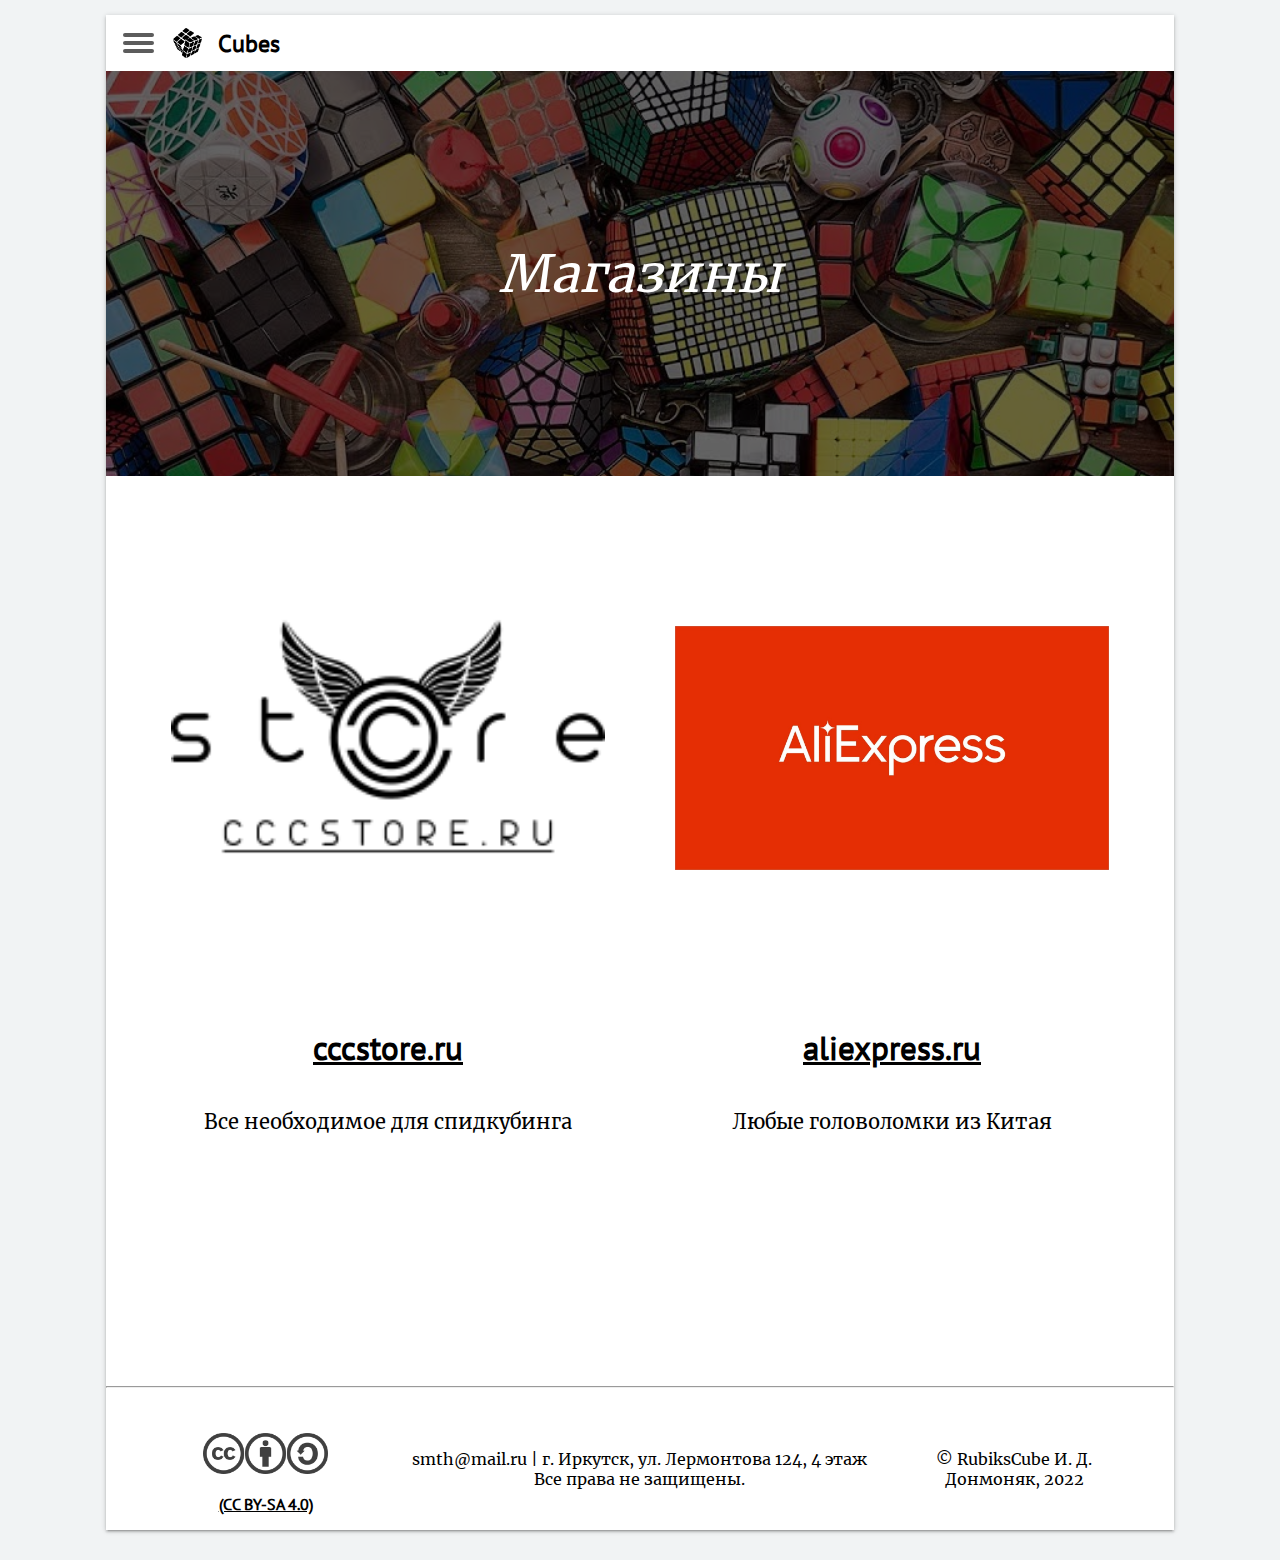
<file: html/shops.html>
<!DOCTYPE html>
<html lang="en">
<head>
    <meta charset="UTF-8">
    <meta content="width=device-width, initial-scale=1" name="viewport"/>
    <link rel="stylesheet" href="../styles/hamburger-menu.css" type="text/css">
    <link rel="stylesheet" href="../styles/main-page.css" type="text/css">
    <link rel="stylesheet" href="../styles/main-grid.css" type="text/css">
    <link rel="stylesheet" href="../styles/shops-page.css" type="text/css">
    <link rel="shortcut icon" href="../assets/img/icon.png">
    <title>Rubik's cube</title>
</head>
<body>
    <div class="main-div">
        <header>
            <div id="fog"></div>
            <div class="container">
                <input type="checkbox" id="toggle">
                <ul class="menu">
                    <!--From menu.html file-->
                </ul>
                <div class="rotator">
                    <div id="hamburger">
                        <div></div>
                        <div></div>
                        <div></div>
                    </div>
                </div>
            </div>
            <img src="../assets/img/icon.png" alt="">
            <div>Cubes</div>
        </header>
        <div class="title-img">
            <div></div>
            <div class="title">
                <p>Магазины</p>
            </div>
        </div>
        <div class="grid-container">
            <a href="https://cccstore.ru/">
                <img src="../assets/img/cccstore.png" alt="">
            </a>

            <a href="https://aliexpress.ru/">
                <img src="../assets/img/aliexpress.jpeg" alt="">
            </a>

            <div class="description">
                <p><a href="https://cccstore.ru/">cccstore.ru</a></p>
                <p>Все необходимое для спидкубинга</p>
            </div>

            <div class="description">
                <p><a href="https://aliexpress.ru/">aliexpress.ru</a></p>
                <p>Любые головоломки из Китая</p>
            </div>
        </div>
        <hr>
        <footer>
            <a href="https://creativecommons.org/licenses/by-sa/4.0/">
                <img src="../assets/img/licence.png" alt="">
                <p>(CC BY-SA 4.0)</p>
            </a>
            <p>
                smth@mail.ru | г. Иркутск, ул. Лермонтова 124, 4 этаж<br>
                Все права не защищены.
            </p>
            <p>© RubiksCube И. Д. Донмоняк, 2022</p>
        </footer>

    </div>

    <script src="../js/script.js"></script>
</body>
</html>
</file>
<file: styles/main-grid.css>
@font-face {
    font-family: "PT Sans";
    src: url("../assets/fonts/PTSans-Regular.ttf");
}
@font-face {
    font-family: "Merriweather";
    src: url("../assets/fonts/Merriweather-Regular.ttf");
}
body{
    background: #f1f3f4;
    margin: 0;
}
.main-div{
    margin: 15px auto 30px;
    width: fit-content;
    background: white;
    overflow: hidden;
    -webkit-box-shadow: 0px 2px 2px 0px rgba(0,0,0,.14),0px 3px 1px -2px rgba(0,0,0,.12),0px 1px 5px 0px rgba(0,0,0,.2);
    box-shadow: 0px 2px 2px 0px rgba(0,0,0,.14),0px 3px 1px -2px rgba(0,0,0,.12),0px 1px 5px 0px rgba(0,0,0,.2);
}
.grid-container{
    display: grid;
    grid-template-columns: repeat(var(--columns), var(--column-width));
    grid-auto-rows: var(--column-width);
    grid-gap: var(--gap);

    width: fit-content;
    margin: 30px auto;
    padding-bottom: 30px;

    padding-left: var(--side-gap);
    padding-right: var(--side-gap);
}
.grid-container>*{
    /*background-color: rgba(0,0,255,.2);*/
    /*border: 3px solid #00f;*/
    box-sizing: border-box;
}
.grid-container img{
    width: 100%;
    height: 100%;
    overflow: hidden;
    object-fit: contain;
    box-sizing: border-box;
    padding: var(--img-border);
}
.title-img{
    width: 100%;
    height: var(--title-img-height);
    position: relative;
}
.title-img>*{
    width: 100%;
    height: 100%;
}
.title-img>div:first-child{
    background: greenyellow url("../assets/img/header.jfif") fixed;
    background-size: cover;
    background-position-x: center;
    filter: brightness(40%);
    position: absolute;
}
.title-img>.title{
    display: flex;
    align-items: center;
    justify-content: center;
    flex-direction: column;
    color: white;
    font-family: 'PT Sans', sans-serif;
    font-size: var(--img-title);
}
.title>:last-child{
    font-family: 'Merriweather', sans-serif;
    font-style: italic;
    font-size: calc(var(--img-title)*.6);
}
.title *{
    z-index: 1;
}
footer{
    width: 78vw;
    margin: calc(var(--column-width)*.7) auto 0;
    display: grid;
    text-align: center;
    font-size: var(--footer-text);
    font-family: Merriweather, sans-serif;
}
footer>:nth-child(2){
    grid-column-start: 2 span;
}
footer>:last-child{
    padding: 0 10%;
}
footer img{
    width: 50%;
}
header{
    height: var(--header-hight);
    position: relative;
    display: flex;
    align-items: center;
}
header img{
    height: 80%;
    padding: 7px 16px;
    box-sizing: border-box;
}
header div{
    font-size: var(--cube-word);
    font-family: 'PT Sans', sans-serif;
    font-weight: bold;
}
.hidden{visibility: hidden;}

/* Links*/
a{
    font-family: PT Sans, sans-serif;
    font-weight: bold;
    color: black;
}
a:visited{color: #b5b5b5;}
a:hover{color: #646464;}
.menu{
    font-size: var(--menu-text);
}

body{
    --img-title: 37pt;
    --cube-word: 26pt;
    --footer-text: 20pt;
    --columns: 6;
    --gap: 5px;
    --column-width: 15vw;
    --side-gap: 10px;
    --title-img-height: 30vh;
    --img-border: 40px;
    --header-hight: 80px;
    --menu-text: 36pt;
}


/* Desktop */
@media (min-width: 1601px){
    body{
        --img-title: 2.6vw;
        --cube-word: 1.5vw;
        --footer-text: 1vw;
        --columns: 12;
        --gap: 1.7vw;
        --column-width: 5.1vw;
        --side-gap: 3vw;
        --title-img-height: 45vh;
        --img-border: 1.8vw;
        --header-hight: 4.6vw;
        --menu-text: 1.7vw;
    }
    footer{
        grid-template-columns: repeat(4, 1fr);
    }
}

/* Laptop */
@media (min-width: 1201px) and (max-width: 1600px){
    body{
        --img-title: 28pt;
        --cube-word: 18pt;
        --footer-text: 12pt;
        --columns: 12;
        --gap: 20px;
        --column-width: 5vw;
        --side-gap: 40px;
        --title-img-height: 45vh;
        --img-border: 25px;
        --header-hight: 56px;
        --menu-text:15pt;
    }
    footer{
        grid-template-columns: repeat(4, 1fr);
    }

}

/* Tablet */
@media (min-width: 801px) and (max-width: 1200px){

    body{
        --img-title: 37pt;
        --cube-word: 26pt;
        --footer-text: 20pt;
        --columns: 6;
        --gap: 5px;
        --column-width: 14vw;
        --side-gap: 4vw;
        --title-img-height: 30vh;
        --img-border: 40px;
        --header-hight: 80px;
        --menu-text: 36pt;
    }

    footer>:nth-child(2){
        grid-row: 1/2;
    }
    footer{
        grid-template-columns: repeat(2, 1fr);
    }
}


/* Phone */
@media (max-width: 800px){
    body{
        --img-title: 5.1vw;
        --cube-word: 27pt;
        --footer-text: 3.1vw;
        --columns: 3;
        --gap: 0px;
        --column-width: 27vw;
        --side-gap: 0px;
        --title-img-height: 37vh;
        --img-border: 6%;
        --header-hight: 120px;
        --menu-text: 6vw;
    }
    footer>:nth-child(2){
        grid-row: 1/2;
    }

    footer{
        grid-template-columns: repeat(2, 1fr);
    }
}
</file>
<file: styles/main-page.css>
.description{
    grid-row: 3 span;
    grid-column: 3 span;
    padding: 10%;
}
.description a {
    font-size: var(--description-title);
}
.description p:last-child{
    font-size: var(--plain-text);
    font-family: Merriweather, sans-serif;
    line-height: 1.7;
}
.grid-container .text{
    display: flex;
    align-items: center;
    justify-content: center;
    font-family: "PT Sans", sans-serif;
    font-size: var(--img-title);
    font-weight: bold;
    border-bottom: gray 1px solid;
}
.questions{
    grid-row-start: 2 span;
    text-align: center;
}
.questions>:first-child{
    font-family: PT Sans, sans-serif;
    font-size: var(--question-title);
    font-weight: bold;
}
.questions>:last-child{
    font-family: Merriweather, sans-serif;
    font-size: var(--plain-text);
    font-style: italic;
}
.grid-container a{
    grid-column: 3 span;
    grid-row: 3 span;
}
.grid-container .text{
    grid-column-start: var(--columns) span;
}

body{
    --description-title: 36pt;
    --plain-text: 20pt;
    --question-title: 32pt;
}

/* Desktop */
@media (min-width: 1601px){
    body{
        --description-title: 1.7vw;
        --plain-text: 1.1vw;
        --question-title: 1.7vw;
    }
    .questions{
        grid-column: 4/10;
    }
}

/* Laptop */
@media (min-width: 1201px) and (max-width: 1600px){
    body{
        --description-title: 15pt;
        --plain-text: 12pt;
        --question-title: 20pt;
    }
    .questions{
        grid-column: 4/10;
    }

}

/* Tablet */
@media (min-width: 801px) and (max-width: 1200px){

    body{
        --description-title: 36pt;
        --plain-text: 20pt;
        --question-title: 32pt;
    }

    .questions{
        grid-column-start: 6 span;
    }

}


/* Phone */
@media (max-width: 800px) /*and (orientation: portrait)*/{
    body{
        --description-title: 6vw;
        --plain-text: 3.7vw;
        --question-title: 5.5vw;
    }
    .main-div{
        width: 100%;
    }
    .questions{
        grid-column-start: 3 span;
    }
    .description {
        grid-row: 2 span;
    }
}
</file>
<file: styles/hamburger-menu.css>
.container{
    padding-left: 20px;
    -webkit-user-select: none;
    -moz-user-select: none;
    -ms-user-select: none;
    user-select: none;
    z-index: 11;
}
#hamburger{
    width: calc(31px * var(--burger-ratio));
    height: calc(20px * var(--burger-ratio));
    display: flex;
    flex-direction: column;
    justify-content: space-between;

    transform-origin: calc(14px * var(--burger-ratio)) calc(10px * var(--burger-ratio));
    transform: rotate(0deg);
    z-index: 1;
}
/*Toggle-button*/
#toggle{
    position: absolute;
    opacity: 0;
    margin: 0;
    display: block;
    width: calc(31px * var(--burger-ratio));
    height: calc(20px * var(--burger-ratio));
    z-index: 2;
}
#hamburger>div{ /*all*/
    width: 100%;
    height: calc(4px*var(--burger-ratio));

    border-radius: calc(3px * var(--burger-ratio));
    background: #5c5c5c;/*normal*/
    transform-origin: 0 calc(2px * var(--burger-ratio));
    transition: opacity 0.55s ease,
        transform 0.4s ease-in-out,
        background .5s ease-in;
}
#toggle:checked~.rotator>#hamburger>div{
    background: #777;/*clicked*/
}
#hamburger>div:nth-child(2){
    transform-origin: initial;
}
/*Make cross*/
#toggle:checked~.rotator>#hamburger>div:nth-child(1){
    transform: rotate(45deg) translateY(calc(-4.2px * var(--burger-ratio)));
}
#toggle:checked~.rotator>#hamburger>div:nth-child(2){
    opacity: 0;
    transform: rotate(0deg) scale(0.2, 0.2);
}
#toggle:checked~.rotator>#hamburger>div:nth-child(3){
    transform: rotate(-45deg) translateY(calc(4.2px * var(--burger-ratio)));
}
/*Rotate cross*/
#toggle:checked~.rotator>#hamburger{
    transition: transform 0.3s ease-in 0.3s;
}
#toggle:checked:hover~.rotator>#hamburger{
    transform: rotate(90deg);
}
/*different size effect*/
.rotator{
    transform-origin: calc(14px * var(--burger-ratio)) calc(10px * var(--burger-ratio));
    transform: rotate(180deg);
}
#toggle:checked~.rotator{
    transform: rotate(0deg);
}

/*----------menu------------*/
.menu{
    position: absolute;
    display: flex;
    flex-direction: column;
    margin: 0;
    top: 0;
    left: 0;
    width: max-content;
    height: 100vmax;
    list-style: none;
    background: white;
    padding: 100px 35px 22px 25px;

    transform: translateX(-100%);
    transition: transform 0.5s ease;
    border-bottom-right-radius: 5px;
}
.menu ul{
    list-style: none;
}
.menu li{
    margin: 6px 10px;
}

.menu a{
    color: black;
    font-family: 'PT Sans', sans-serif;

    text-decoration: none;

    padding: 3px 14px;
    border-radius: 60px;
    /*background: #797979;*/
    transition: background .5s ease;
}
.menu a:hover{
    background: #e8e8e8;
}

#toggle:checked~.menu{
    transform: none;
}

#fog {
    position: absolute;
    left: 0;
    top: 0;
    width: 100%;
    height: 100vmax;
    background: black;
    opacity: 0;
    z-index: -1;
    transition: opacity 1s ease-out, z-index 1s cubic-bezier(0.12, 0.5, 0.49, 0.49);
}
#fog.show{
    z-index: 11;
    opacity: .6;
}


/* Desktop */
@media (min-width: 1601px){
    .container{
        --burger-ratio: 1.7;
    }
}

/* Laptop */
@media (min-width: 1201px) and (max-width: 1600px){
    .container{
        --burger-ratio: 1;
    }
}

/* Tablet */
@media (min-width: 801px) and (max-width: 1200px){
    .container{
        --burger-ratio: 1.5;
    }
}


/* Phone */
@media (max-width: 800px){
    .container{
        --burger-ratio: 1.5;
    }
}
</file>
<file: styles/analysis.css>
.grid-container{
    font-size: var(--description-title);
    font-family: "PT Sans", sans-serif;
}
input{
    font-size: var(--description-title);
    font-family: "PT Sans", sans-serif;
    height: fit-content;
}
.in{
    display: flex;
    flex-direction: column;
    justify-content: center;
}
.out{
    text-align: center;
    grid-column: 3 span;
}
.alg-type{
    font-family: 'Merriweather', sans-serif;
}
.result{
    font-size: var(--plain-text);
    background: #b5b5b5;
    border-radius: 50px;
    padding: .2em 0;
    min-height: 1em;
}

input[type="button"]{
    height: 40%;
    width: 100%;
    background: #b5b5b5;
    border-radius: 50px;
    font-size: var(--plain-text);
}
input[type="button"]:hover{
    background: #9d9d9d;
}

/* Desktop */
@media (min-width: 1601px){
    .in{
        grid-column: 4/10;
    }
    .hidden~.out:nth-child(odd){
        grid-column: 4/3 span;
    }
    input[type="button"]{
        grid-column: 6/8;
    }
}

/* Laptop */
@media (min-width: 1201px) and (max-width: 1600px){
    .in{
        grid-column: 4/10;
    }
    .hidden~.out:nth-child(odd){
        grid-column: 4/3 span;
    }
    input[type="button"]{
        grid-column: 6/8;
    }
}

/* Tablet */
@media (min-width: 801px) and (max-width: 1200px){
    .in{
        grid-column: 1/-1;
    }
    .hidden{
        grid-column: 1/-1;
    }
    .out{
        font-size: var(--plain-text);
    }
    input[type="button"]{
        grid-column: 3/5;
    }
}

/* Phone */
@media (max-width: 800px){
    .in{
        grid-column: 1/-1;
    }
    .hidden{
        grid-column: 1/-1;
    }
    .out{
        font-size: var(--plain-text);
    }
    input[type="button"]{
        grid-column: 2;
    }
}
</file>
<file: styles/beginner-page.css>
.grid-container{
    font-family: "PT Sans", sans-serif;

}
.step{
    display: flex;
    align-items: flex-end;
    justify-content: center;
    grid-column: 1/-1;
    border-bottom: 2px gray solid;
    font-size: var(--description-title);
    font-weight: bold;
}
.explanation{
    grid-column: 1/-1;
    font-size: var(--plain-text);
}
.solution img{
    height: 90%;
}
.solution div{
    font-size: var(--description-title);
    font-weight: bold;
    text-align: center;
}


/* Desktop */
@media (min-width: 1601px){
    .explanation:nth-child(4){
        grid-row: 2 span;
    }
    .solution.half{
        grid-column: 6 span;
        grid-row: 4 span;
    }

    .solution{
        grid-column: 4 span;
        grid-row: 3 span;
    }

}

/* Laptop */
@media (min-width: 1201px) and (max-width: 1600px){
    .explanation:nth-child(4){
        grid-row: 2 span;
    }
    .explanation:nth-child(12){
        grid-row: 2 span;
    }

    .solution.half{
        grid-column: 6 span;
        grid-row: 4 span;
    }

    .solution{
        grid-column: 4 span;
        grid-row: 3 span;
    }

}

/* Tablet */
@media (min-width: 801px) and (max-width: 1200px){
    .explanation{
        font-size: 2.64vw;
        grid-row: 2 span;
    }
    .explanation:nth-child(4){
        grid-row: 4 span;
    }
    .explanation:nth-child(12){
        grid-row: 3 span;
    }

    .solution.half{
        grid-column: 3 span;
        grid-row: 3 span;
    }

    .solution{
        grid-column: 2 span;
        grid-row: 3 span;
    }
    .solution div {
        font-size: var(--plain-text);
    }
    .solution img {
        height: 83%;
    }

}

/* Phone */
@media (max-width: 800px){
    .explanation{
        grid-row: 2 span;
    }
    .explanation:nth-child(4){
        grid-row: 4 span;
    }
    .explanation:nth-child(12){
        grid-row: 3 span;
    }

    .solution.half, .solution{
        grid-column: 3 span;
        grid-row: 3 span;
    }
    .solution img {
        height: 78%;
    }
}
</file>
<file: styles/guides-page.css>
.youtube-video{
    /*overflow: hidden;*/
    grid-column: 6 span;
    grid-row: 4 span;
}
.youtube-video div{
    font-size: var(--description-title);
    font-family: "PT Sans", sans-serif;
    text-align: center;
}
.youtube-video iframe{
    width: 100%;
    height: 90%;
    padding: 40px;
    box-sizing: border-box;
}


/* Desktop */
@media (min-width: 1601px){
    body{
        --img-title: 7.6vw;
    }
}

/* Laptop */
@media (min-width: 1201px) and (max-width: 1600px){
    body{
        --description-title: 20pt;
        --img-title: 64pt;
    }

}

/* Tablet */
@media (min-width: 801px) and (max-width: 1200px){
    body{
        --img-title: 75pt;
    }
}

/* Phone */
@media (max-width: 800px){
    body{
        --img-title: 75pt;
    }
    .youtube-video{
        grid-column: 3 span;
        grid-row: 3 span;
        overflow: hidden;
    }
    .youtube-video iframe{
        padding: 0 0 30% 0;
    }

}
</file>
<file: styles/lang-page.css>
.text1{
    padding: 30px;
    font-size: var(--description-title);
    font-family: "PT Sans", sans-serif;
}


/* Desktop */
@media (min-width: 1601px){
    body{
        --img-title: 7.6vw;
    }
}

/* Laptop */
@media (min-width: 1201px) and (max-width: 1600px){
    body{
        --description-title: 20pt;
        --img-title: 64pt;
    }


}

/* Tablet */
@media (min-width: 801px) and (max-width: 1200px){
    body{
        --img-title: 75pt;
    }
}


/* Phone */
@media (max-width: 800px){
    body{
        --img-title: 75pt;
    }
    .title-img>.title{
        text-align: center;
    }


}
</file>
<file: styles/shops-page.css>
.description {
    padding: 0;
    display: flex;
    flex-direction: column;
    justify-content: flex-start;
    align-content: center;
}
.description a {
    font-size: var(--description-title);
}

.description p:last-child {
    font-size: var(--plain-text);
    font-family: Merriweather, sans-serif;
    line-height: 1.7;
}


/* Desktop */
@media (min-width: 1601px) {
    body {
        --img-title: 7.5vw;
        --description-title: 2.5vw;
        --plain-text: 1.5vw;
        --cube-word: 2.5vw;
    }

    .grid-container > a {
        grid-column: 6 span;
        grid-row: 6 span;

    }
    .description {
        justify-content: start;
        align-items: center;
        grid-column: 6 span;
        grid-row: 7/4 span;
    }
}

/* Laptop */
@media (min-width: 1201px) and (max-width: 1600px) {
    body {
        --img-title: 64pt;
        --description-title: 25pt;
        --plain-text: 15pt;
    }

    .grid-container > a {
        grid-column: 6 span;
        grid-row: 6 span;

    }
    .description {
        justify-content: start;
        align-items: center;
        grid-column: 6 span;
        grid-row: 7/4 span;
    }
}

/* Tablet */
@media (min-width: 801px) and (max-width: 1200px) {
    body {
        --footer-text: 17pt;
    }
    .grid-container > a {
        grid-column: 3 span;
        grid-row: 3 span;

    }
    .description:nth-child(3){
        grid-row-start: 2;
    }

    .description:nth-child(4) {grid-row-start: 5;}

    .description {
        grid-column: 4/3 span;
    }
    
    .description {
        justify-content: center;   
    }
}


/* Phone */
@media (max-width: 800px) {
    body{
        --img-title: 64pt;
        --footer-text: 14pt;
    }
    .description{
        text-align: center;
    }
    .description:nth-child(3){
        grid-row: 4/3 span;
    }
}
</file>
